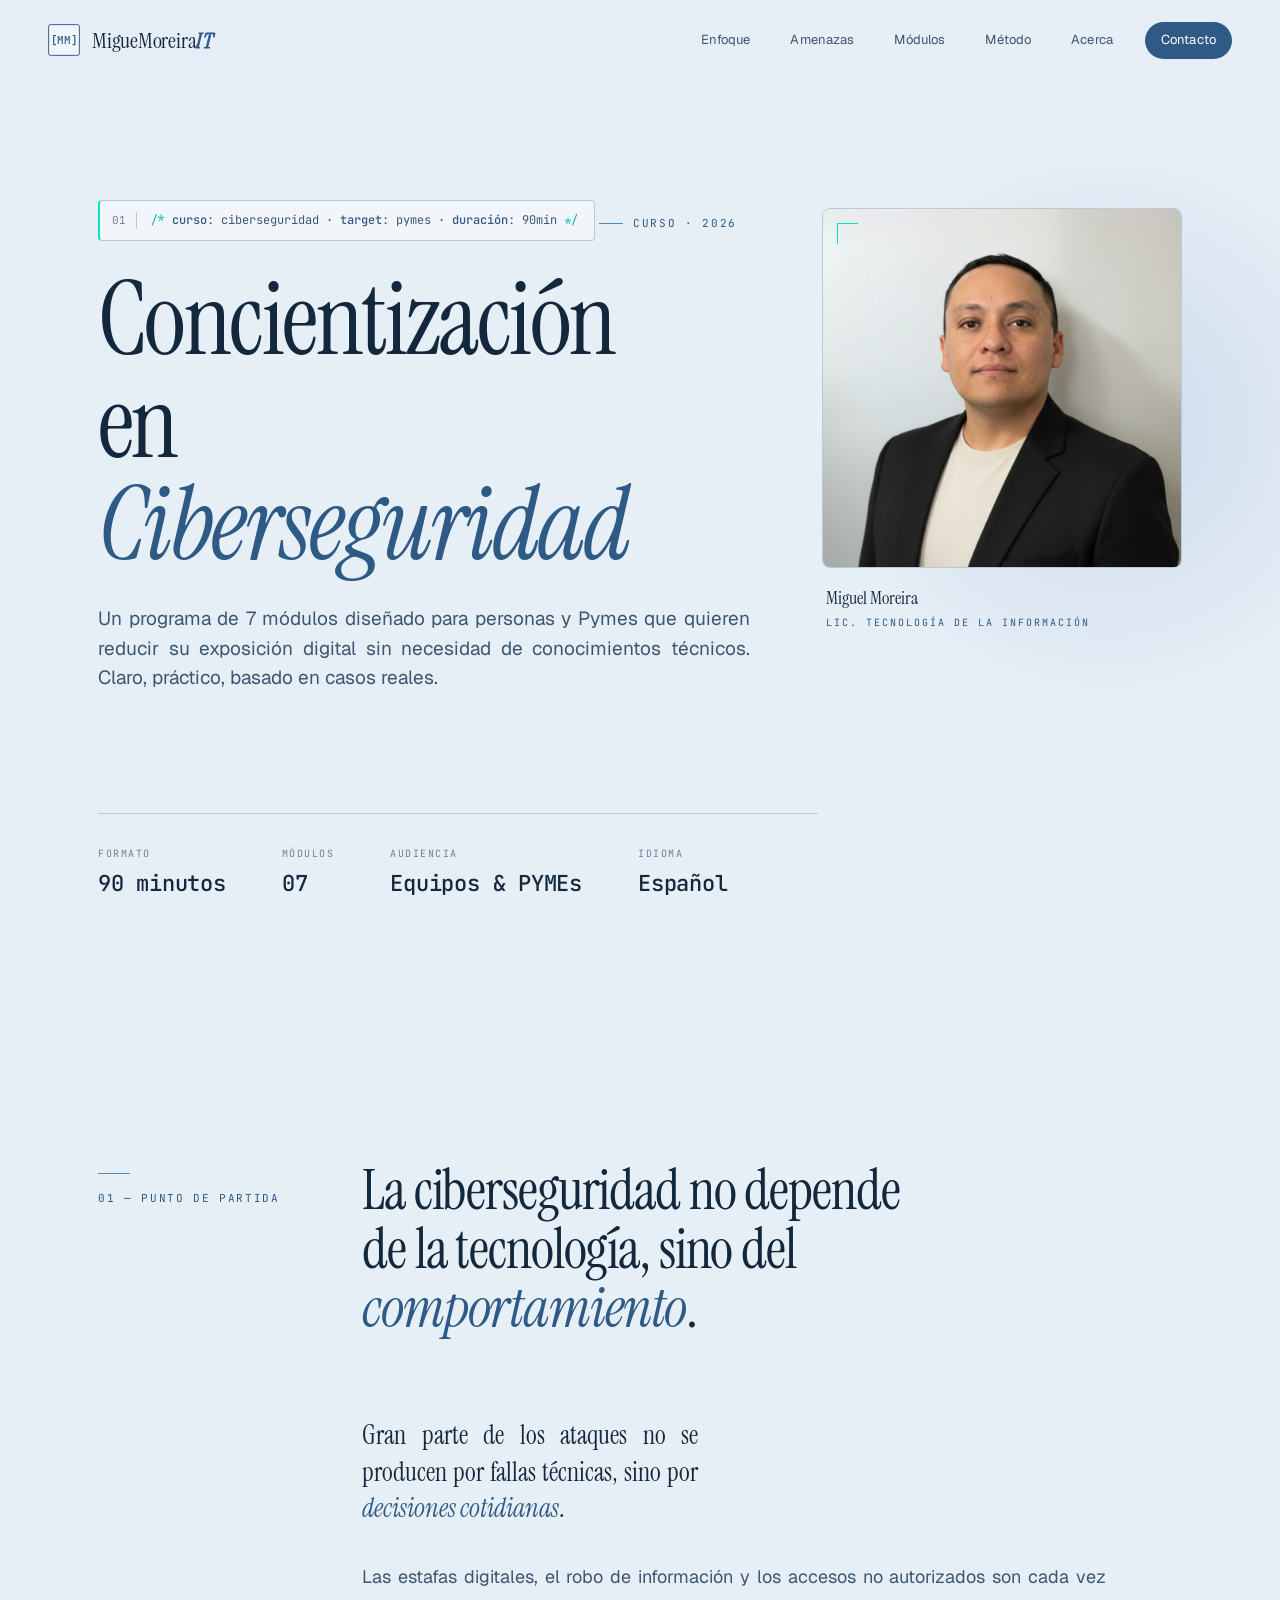
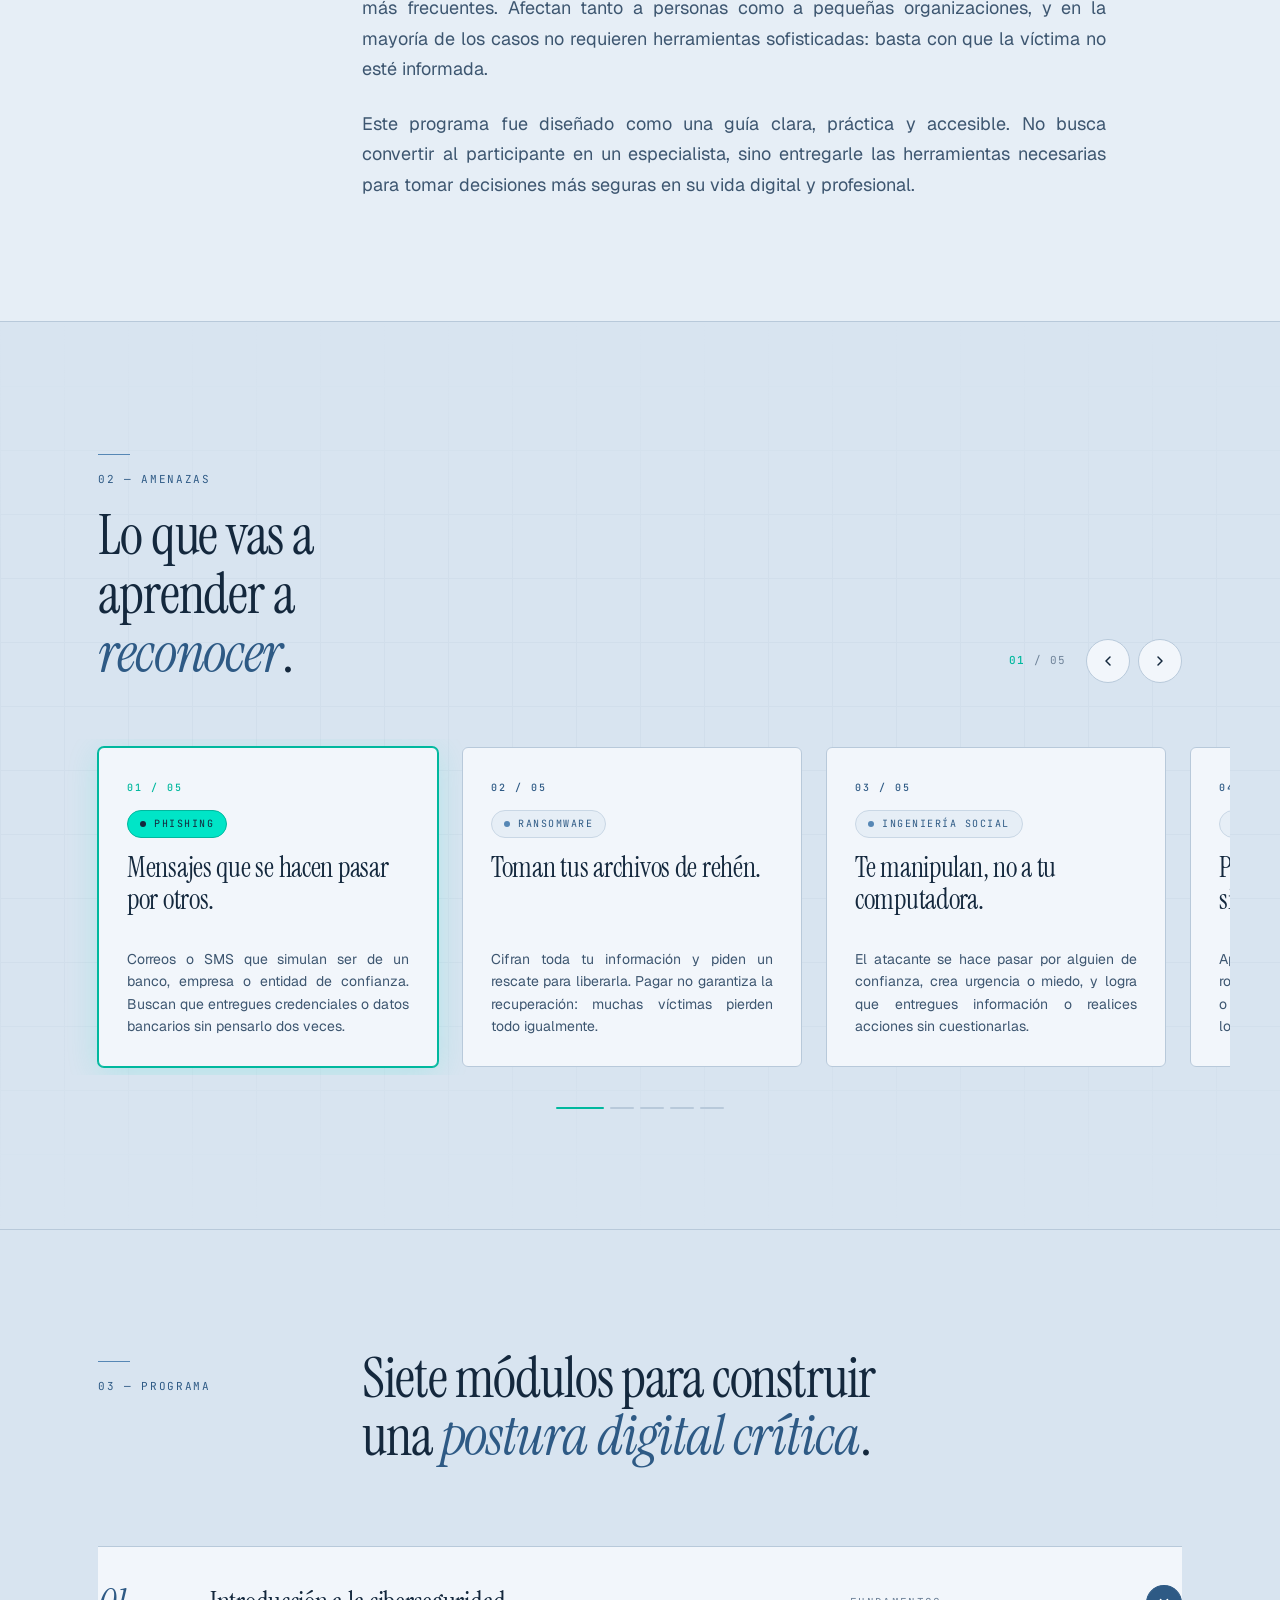
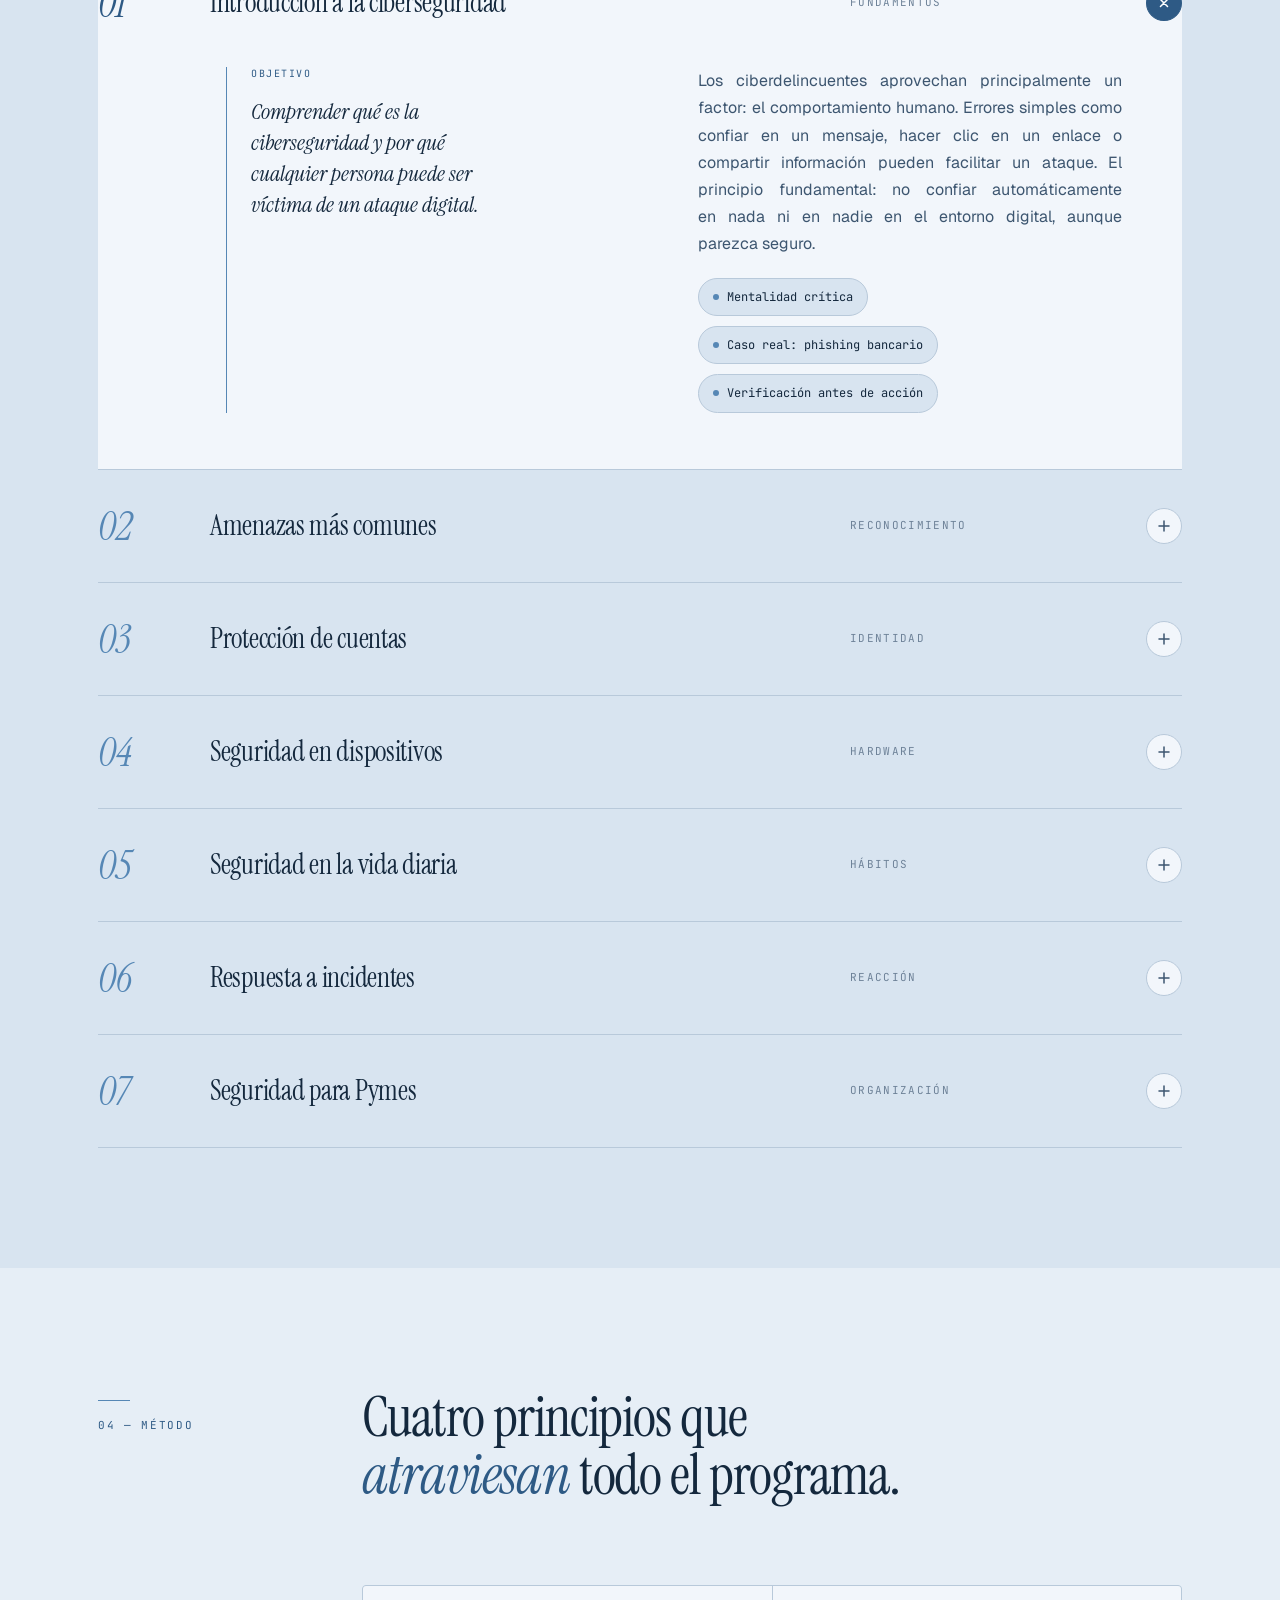
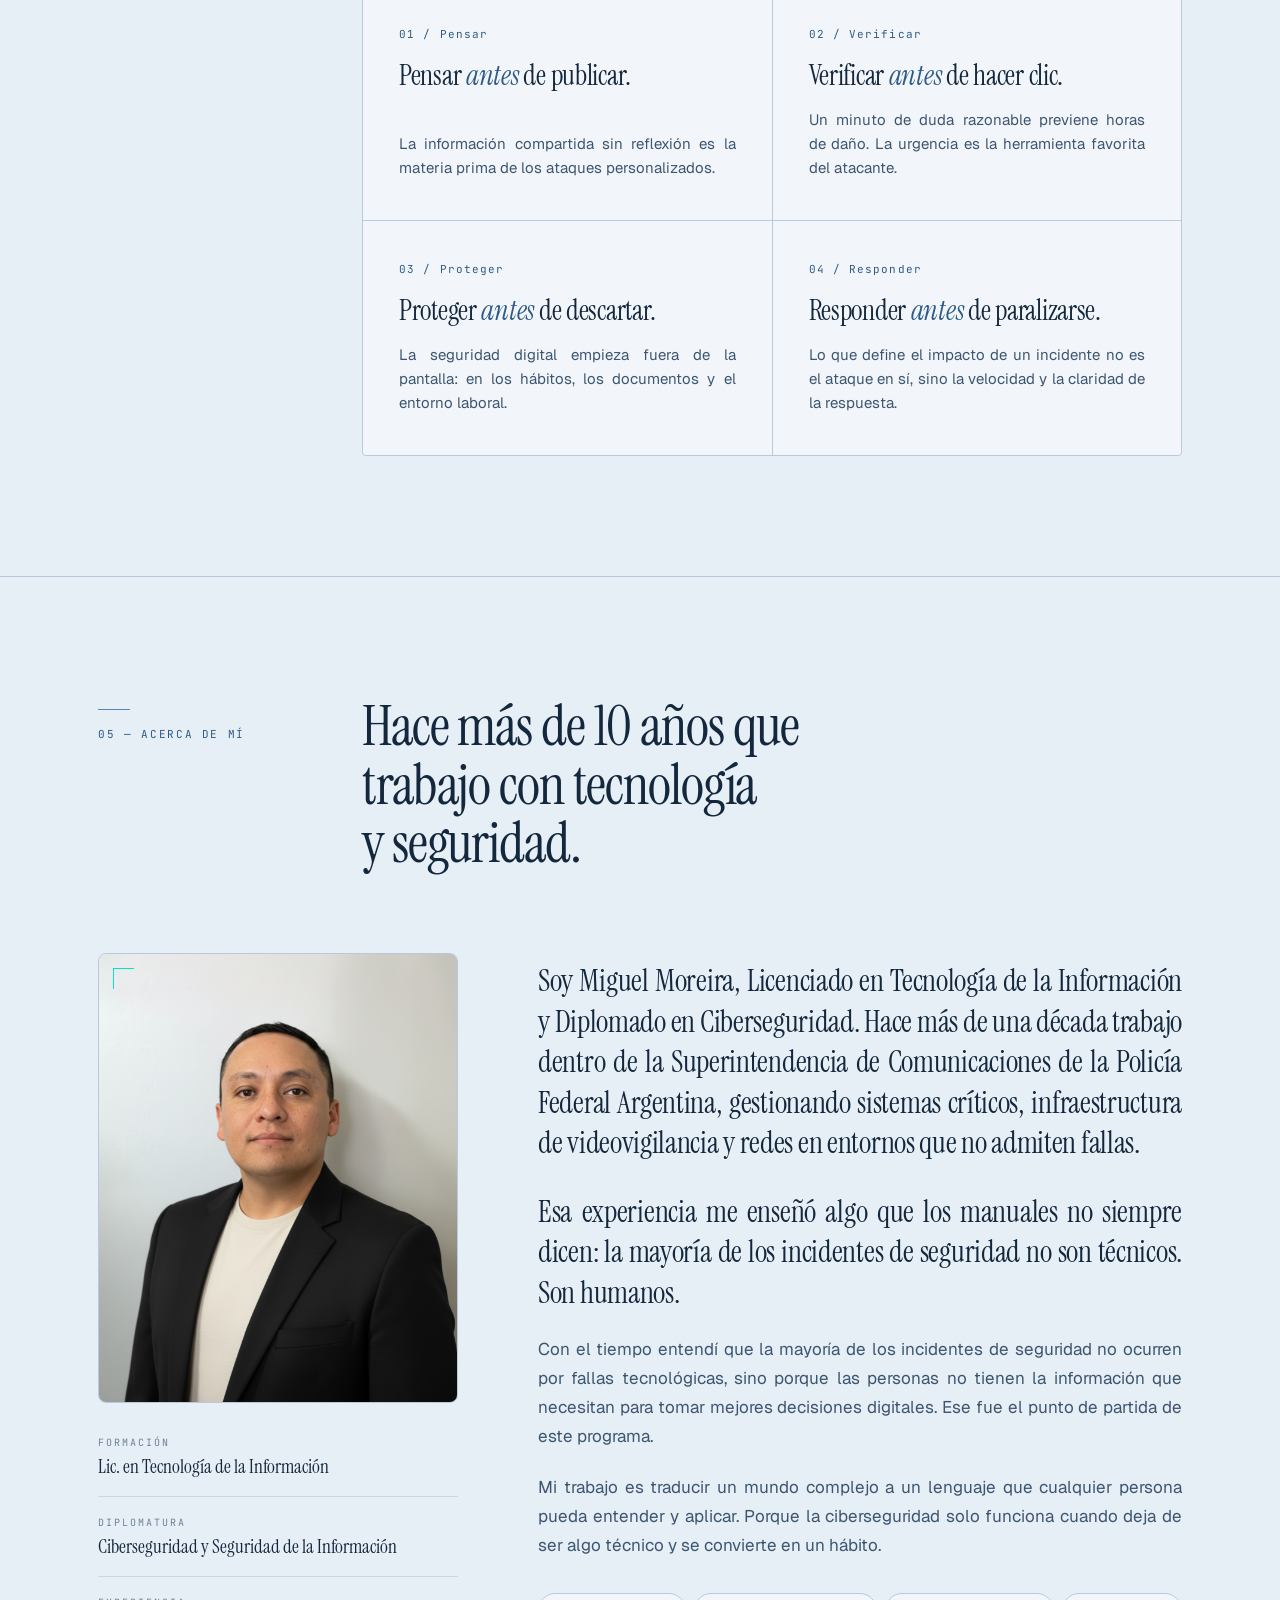
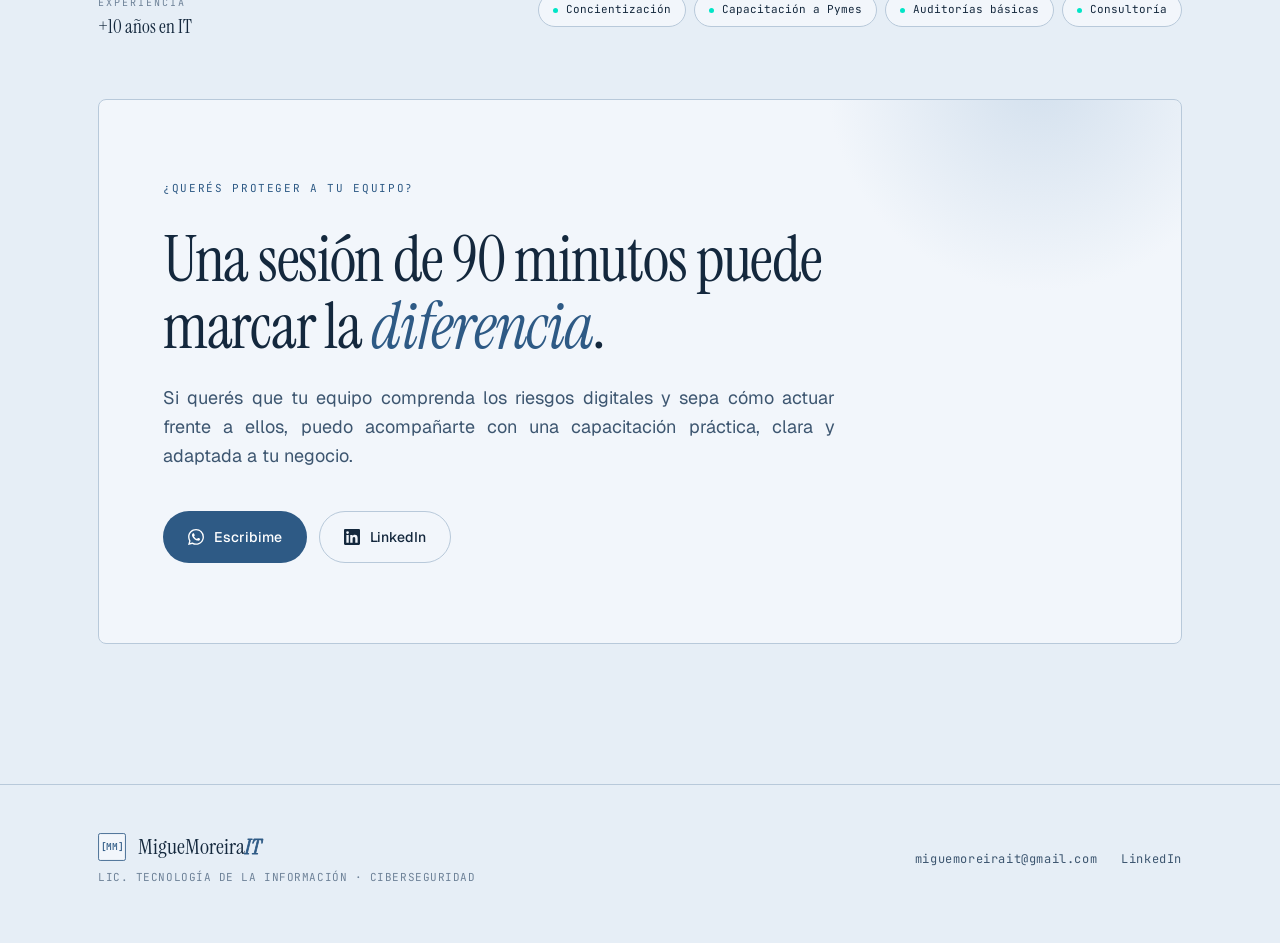
<file: index.html>
<!DOCTYPE html>
<html lang="es">
<head>
<meta charset="UTF-8" />
<meta name="viewport" content="width=device-width, initial-scale=1.0" />
<title>MigueMoreiraIT — Concientización en Ciberseguridad</title>
<link rel="preconnect" href="https://fonts.googleapis.com" />
<link rel="preconnect" href="https://fonts.gstatic.com" crossorigin />
<link href="https://fonts.googleapis.com/css2?family=Instrument+Serif:ital@0;1&family=Geist:wght@300;400;500;600&family=JetBrains+Mono:wght@400;500&display=swap" rel="stylesheet" />

<link rel="icon" type="image/svg+xml" href="logos/monogram.svg" />
<link rel="stylesheet" href="styles.css" />
</head>
<body>
<a id="top"></a>

<!-- SVG filters used by photo-frame.duotone -->
<svg width="0" height="0" style="position:absolute" aria-hidden="true" focusable="false">
  <defs>
    <filter id="duotone-blue" color-interpolation-filters="sRGB">
      <feColorMatrix type="matrix" values="
        0.33 0.5 0.16 0 0
        0.33 0.5 0.16 0 0
        0.33 0.5 0.16 0 0
        0    0   0    1 0"/>
      <feComponentTransfer>
        <feFuncR tableValues="0.18 0.69"/>
        <feFuncG tableValues="0.35 0.81"/>
        <feFuncB tableValues="0.52 0.92"/>
      </feComponentTransfer>
    </filter>
  </defs>
</svg>

<nav class="nav" id="nav">
  <a href="#top" class="nav-brand">
    <svg class="nav-mark" viewBox="0 0 100 100" xmlns="http://www.w3.org/2000/svg" aria-hidden="true">
      <rect x="2" y="2" width="96" height="96" fill="#F2F6FB" stroke="#2E5A85" stroke-width="3" rx="6"/>
      <text x="50" y="62" text-anchor="middle" font-family="'JetBrains Mono', ui-monospace, monospace" font-size="34" font-weight="500" fill="#2E5A85" letter-spacing="-1">[MM]</text>
    </svg>
    <span>MigueMoreira<strong class="brand-it">IT</strong></span>
  </a>
  <div class="nav-links">
    <a href="#enfoque">Enfoque</a>
    <a href="#amenazas">Amenazas</a>
    <a href="#modulos">Módulos</a>
    <a href="#metodo">Método</a>
    <a href="#acerca">Acerca</a>
    <a href="#contacto" class="cta-link">Contacto</a>
    <button class="nav-toggle" id="nav-toggle" aria-label="Abrir menú" aria-expanded="false">
      <span class="nav-toggle-icon"><span></span><span></span><span></span></span>
    </button>
  </div>
</nav>

<div class="mobile-menu" id="mobile-menu">
  <a href="#enfoque" data-mobile-link><span>Enfoque</span><span class="num">01</span></a>
  <a href="#amenazas" data-mobile-link><span>Amenazas</span><span class="num">02</span></a>
  <a href="#modulos" data-mobile-link><span>Módulos</span><span class="num">03</span></a>
  <a href="#metodo" data-mobile-link><span>Método</span><span class="num">04</span></a>
  <a href="#acerca" data-mobile-link><span>Acerca</span><span class="num">05</span></a>
  <a href="#contacto" data-mobile-link><span>Contacto</span><span class="num">06</span></a>
  <div class="mobile-menu-footer">
    <a href="mailto:miguemoreirait@gmail.com">miguemoreirait@gmail.com</a>
  </div>
</div>

<main>

  <!-- HERO -->
  <section class="hero">
    <div class="wrap hero-inner">
      <div class="hero-grid">
        <div class="hero-text">
          <div class="hero-snippet">
            <span class="ln">01</span>
            <span><span class="sym">/*</span> <span class="key">curso</span>: ciberseguridad · <span class="key">target</span>: pymes · <span class="key">duración</span>: 90min <span class="sym">*/</span></span>
          </div>
          <div class="hero-eyebrow">Curso · 2026</div>
          <h1>Concientización en <em>Ciberseguridad</em></h1>
          <p class="hero-sub">
            Un programa de 7 módulos diseñado para personas y Pymes que quieren reducir su exposición digital sin necesidad de conocimientos técnicos. Claro, práctico, basado en casos reales.
          </p>
        </div>

        <div class="hero-photo">
          <div class="photo-frame natural">
            <img src="logos/photo-hero.jpg" alt="Miguel Moreira" />
          </div>
          <div class="photo-caption">
            <span class="photo-caption-name">Miguel Moreira</span>
            <span class="photo-caption-role">Lic. Tecnología de la Información</span>
          </div>
        </div>
      </div>

      <div class="hero-meta">
        <div class="hero-meta-item">
          <span class="hero-meta-label">Formato</span>
          <span class="hero-meta-value">90 minutos</span>
        </div>
        <div class="hero-meta-item">
          <span class="hero-meta-label">Módulos</span>
          <span class="hero-meta-value">07</span>
        </div>
        <div class="hero-meta-item">
          <span class="hero-meta-label">Audiencia</span>
          <span class="hero-meta-value">Equipos & PYMEs</span>
        </div>
        <div class="hero-meta-item">
          <span class="hero-meta-label">Idioma</span>
          <span class="hero-meta-value">Español</span>
        </div>
      </div>
    </div>
  </section>

  <!-- INTRO / ENFOQUE -->
  <section id="enfoque">
    <div class="wrap">
      <div class="section-head">
        <div class="section-head-tag">01 — Punto de partida</div>
        <h2>La ciberseguridad no depende de la tecnología, sino del <em>comportamiento</em>.</h2>
      </div>
      <div class="intro-body">
        <div></div>
        <div>
          <p class="lead">
            Gran parte de los ataques no se producen por fallas técnicas, sino por <em>decisiones cotidianas</em>.
          </p>
          <p>
            Las estafas digitales, el robo de información y los accesos no autorizados son cada vez más frecuentes. Afectan tanto a personas como a pequeñas organizaciones, y en la mayoría de los casos no requieren herramientas sofisticadas: basta con que la víctima no esté informada.
          </p>
          <p>
            Este programa fue diseñado como una guía clara, práctica y accesible. No busca convertir al participante en un especialista, sino entregarle las herramientas necesarias para tomar decisiones más seguras en su vida digital y profesional.
          </p>
        </div>
      </div>
    </div>
  </section>

  <!-- AMENAZAS · carousel -->
  <section class="amenazas-section" id="amenazas">
    <div class="wrap">
      <div class="amenazas-head">
        <div class="left">
          <div class="section-head-tag">02 — Amenazas</div>
          <h2>Lo que vas a aprender a <em>reconocer</em>.</h2>
        </div>
        <div class="carousel-controls">
          <span class="carousel-counter"><strong id="carousel-current">01</strong> / <span id="carousel-total">05</span></span>
          <button class="carousel-arrow" id="carousel-prev" aria-label="Anterior">
            <svg viewBox="0 0 14 14"><path d="M9 11L5 7l4-4" stroke-linecap="round" stroke-linejoin="round"/></svg>
          </button>
          <button class="carousel-arrow" id="carousel-next" aria-label="Siguiente">
            <svg viewBox="0 0 14 14"><path d="M5 3l4 4-4 4" stroke-linecap="round" stroke-linejoin="round"/></svg>
          </button>
        </div>
      </div>
      <div class="carousel-track-wrap">
        <div class="carousel-track" id="carousel-track"></div>
      </div>
      <div class="carousel-dots" id="carousel-dots"></div>
    </div>
  </section>

  <!-- MODULES -->
  <section class="modules-section" id="modulos">
    <div class="wrap">
      <div class="section-head">
        <div class="section-head-tag">03 — Programa</div>
        <h2>Siete módulos para construir una <em>postura digital crítica</em>.</h2>
      </div>
      <div class="modules-grid" id="modules-grid"></div>
    </div>
  </section>

  <!-- APPROACH / METODO -->
  <section id="metodo">
    <div class="wrap">
      <div class="section-head">
        <div class="section-head-tag">04 — Método</div>
        <h2>Cuatro principios que <em>atraviesan</em> todo el programa.</h2>
      </div>
      <div class="approach-grid">
        <div></div>
        <div class="approach-cards">
          <div class="approach-card">
            <span class="approach-card-num">01 / Pensar</span>
            <h3>Pensar <em>antes</em> de publicar.</h3>
            <p>La información compartida sin reflexión es la materia prima de los ataques personalizados.</p>
          </div>
          <div class="approach-card">
            <span class="approach-card-num">02 / Verificar</span>
            <h3>Verificar <em>antes</em> de hacer clic.</h3>
            <p>Un minuto de duda razonable previene horas de daño. La urgencia es la herramienta favorita del atacante.</p>
          </div>
          <div class="approach-card">
            <span class="approach-card-num">03 / Proteger</span>
            <h3>Proteger <em>antes</em> de descartar.</h3>
            <p>La seguridad digital empieza fuera de la pantalla: en los hábitos, los documentos y el entorno laboral.</p>
          </div>
          <div class="approach-card">
            <span class="approach-card-num">04 / Responder</span>
            <h3>Responder <em>antes</em> de paralizarse.</h3>
            <p>Lo que define el impacto de un incidente no es el ataque en sí, sino la velocidad y la claridad de la respuesta.</p>
          </div>
        </div>
      </div>
    </div>
  </section>

  <!-- ACERCA DE MI -->
  <section id="acerca" class="about-section">
    <div class="wrap">
      <div class="section-head">
        <div class="section-head-tag">05 — Acerca de mí</div>
        <h2>Hace más de 10 años que trabajo con tecnología y seguridad.</h2>
      </div>

      <div class="about-grid">
        <div class="about-photo">
          <div class="photo-frame natural">
            <img src="logos/photo-about.jpg" alt="Miguel Moreira" />
          </div>
          <div class="about-credentials">
            <div class="about-cred-item">
              <span class="about-cred-label">Formación</span>
              <span class="about-cred-value" style="font-size: 19px">Lic. en Tecnología de la Información
</span>
            </div>
            <div class="about-cred-item">
              <span class="about-cred-label">Diplomatura</span>
              <span class="about-cred-value">Ciberseguridad y Seguridad de la Información</span>
            </div>
            <div class="about-cred-item">
              <span class="about-cred-label">Experiencia</span>
              <span class="about-cred-value">+10 años en IT</span>
            </div>
          </div>
        </div>

        <div class="about-body">
          <p class="about-lead">Soy Miguel Moreira, Licenciado en Tecnología de la Información y Diplomado en Ciberseguridad. Hace más de una década trabajo dentro de la Superintendencia de Comunicaciones de la Policía Federal Argentina, gestionando sistemas críticos, infraestructura de videovigilancia y redes en entornos que no admiten fallas.</p>
          <p class="about-lead">Esa experiencia me enseñó algo que los manuales no siempre dicen: la mayoría de los incidentes de seguridad no son técnicos. Son humanos.</p>
          <p>Con el tiempo entendí que la mayoría de los incidentes de seguridad no ocurren por fallas tecnológicas, sino porque las personas no tienen la información que necesitan para tomar mejores decisiones digitales. Ese fue el punto de partida de este programa.</p>
          <p>Mi trabajo es traducir un mundo complejo a un lenguaje que cualquier persona pueda entender y aplicar. Porque la ciberseguridad solo funciona cuando deja de ser algo técnico y se convierte en un hábito.</p>
          <div class="about-tags">
            <span class="about-tag">Concientización</span>
            <span class="about-tag">Capacitación a Pymes</span>
            <span class="about-tag">Auditorías básicas</span>
            <span class="about-tag">Consultoría</span>
          </div>
        </div>
      </div>
    </div>
  </section>

  <!-- CTA -->
  <section class="cta" id="contacto">
    <div class="wrap">
      <div class="cta-inner">
        <div class="cta-content">
          <div class="cta-eyebrow">¿Querés proteger a tu equipo?</div>
          <h2>Una sesión de 90 minutos puede marcar la <em>diferencia</em>.</h2>
          <p class="cta-body">
            Si querés que tu equipo comprenda los riesgos digitales y sepa cómo actuar frente a ellos, puedo acompañarte con una capacitación práctica, clara y adaptada a tu negocio.
          </p>
          <div class="cta-actions">
            <a href="https://wa.me/5491130578169" target="_blank" rel="noopener" class="btn btn-primary">
              <svg viewBox="0 0 24 24" fill="currentColor" stroke="none" aria-hidden="true"><path d="M17.472 14.382c-.297-.149-1.758-.867-2.03-.967-.273-.099-.471-.148-.67.15-.197.297-.767.966-.94 1.164-.173.199-.347.223-.644.075-.297-.15-1.255-.463-2.39-1.475-.883-.788-1.48-1.761-1.653-2.059-.173-.297-.018-.458.13-.606.134-.133.298-.347.446-.52.149-.174.198-.298.298-.497.099-.198.05-.371-.025-.52-.075-.149-.669-1.612-.916-2.207-.242-.579-.487-.5-.669-.51-.173-.008-.371-.01-.57-.01-.198 0-.52.074-.792.372-.272.297-1.04 1.016-1.04 2.479 0 1.462 1.065 2.875 1.213 3.074.149.198 2.096 3.2 5.077 4.487.709.306 1.262.489 1.694.625.712.227 1.36.195 1.871.118.571-.085 1.758-.719 2.006-1.413.248-.694.248-1.289.173-1.413-.074-.124-.272-.198-.57-.347m-5.421 7.403h-.004a9.87 9.87 0 01-5.031-1.378l-.361-.214-3.741.982.998-3.648-.235-.374a9.86 9.86 0 01-1.51-5.26c.001-5.45 4.436-9.884 9.888-9.884 2.64 0 5.122 1.03 6.988 2.898a9.825 9.825 0 012.893 6.994c-.003 5.45-4.437 9.884-9.885 9.884m8.413-18.297A11.815 11.815 0 0012.05 0C5.495 0 .16 5.335.157 11.892c0 2.096.547 4.142 1.588 5.945L.057 24l6.305-1.654a11.882 11.882 0 005.683 1.448h.005c6.554 0 11.89-5.335 11.893-11.893a11.821 11.821 0 00-3.48-8.413z"/></svg>
              Escribime
            </a>
            <a href="https://linkedin.com/in/miguemoreira" target="_blank" rel="noopener" class="btn btn-secondary">
              <svg viewBox="0 0 24 24" fill="currentColor" stroke="none" aria-hidden="true"><path d="M20.447 20.452h-3.554v-5.569c0-1.328-.027-3.037-1.852-3.037-1.853 0-2.136 1.445-2.136 2.939v5.667H9.351V9h3.414v1.561h.046c.477-.9 1.637-1.85 3.37-1.85 3.601 0 4.267 2.37 4.267 5.455v6.286zM5.337 7.433a2.062 2.062 0 01-2.063-2.065 2.063 2.063 0 112.063 2.065zm1.782 13.019H3.555V9h3.564v11.452zM22.225 0H1.771C.792 0 0 .774 0 1.729v20.542C0 23.227.792 24 1.771 24h20.451C23.2 24 24 23.227 24 22.271V1.729C24 .774 23.2 0 22.222 0h.003z"/></svg>
              LinkedIn
            </a>
          </div>
        </div>
      </div>
    </div>
  </section>

  <footer>
    <div class="wrap">
      <div class="footer-row">
        <div class="footer-left">
          <div class="footer-wordmark">
            <svg class="footer-mark" viewBox="0 0 100 100" xmlns="http://www.w3.org/2000/svg" aria-hidden="true">
              <rect x="2" y="2" width="96" height="96" fill="#F2F6FB" stroke="#2E5A85" stroke-width="3" rx="6"/>
              <text x="50" y="62" text-anchor="middle" font-family="'JetBrains Mono', ui-monospace, monospace" font-size="34" font-weight="500" fill="#2E5A85" letter-spacing="-1">[MM]</text>
            </svg>
            <span>MigueMoreira<strong class="brand-it">IT</strong></span>
          </div>
          <div class="footer-credentials">Lic. Tecnología de la Información · Ciberseguridad</div>
        </div>
        <div class="footer-right">
          <a href="mailto:miguemoreirait@gmail.com">miguemoreirait@gmail.com</a>
          <a href="https://linkedin.com/in/miguemoreira" target="_blank" rel="noopener">LinkedIn</a>
        </div>
      </div>
    </div>
  </footer>
</main>

<script type="application/json" id="threats-data">
[
  {
    "num": "01",
    "tag": "Phishing",
    "title": "Mensajes que se hacen pasar por otros.",
    "desc": "Correos o SMS que simulan ser de un banco, empresa o entidad de confianza. Buscan que entregues credenciales o datos bancarios sin pensarlo dos veces."
  },
  {
    "num": "02",
    "tag": "Ransomware",
    "title": "Toman tus archivos de rehén.",
    "desc": "Cifran toda tu información y piden un rescate para liberarla. Pagar no garantiza la recuperación: muchas víctimas pierden todo igualmente."
  },
  {
    "num": "03",
    "tag": "Ingeniería social",
    "title": "Te manipulan, no a tu computadora.",
    "desc": "El atacante se hace pasar por alguien de confianza, crea urgencia o miedo, y logra que entregues información o realices acciones sin cuestionarlas."
  },
  {
    "num": "04",
    "tag": "Malware",
    "title": "Programas que espían sin avisar.",
    "desc": "Aplicaciones aparentemente inocentes que roban contraseñas, registran lo que tipeás o toman control del dispositivo sin que lo notes."
  },
  {
    "num": "05",
    "tag": "Estafas digitales",
    "title": "El cuento del tío, en versión digital.",
    "desc": "Perfiles falsos en WhatsApp o redes sociales que se hacen pasar por familiares o empresas conocidas. Usan urgencia emocional para pedir dinero o datos."
  }
]
</script>

<script type="application/json" id="modules-data">
[
  {
    "num": "01",
    "title": "Introducción a la ciberseguridad",
    "tag": "Fundamentos",
    "objetivo": "Comprender qué es la ciberseguridad y por qué cualquier persona puede ser víctima de un ataque digital.",
    "body": "Los ciberdelincuentes aprovechan principalmente un factor: el comportamiento humano. Errores simples como confiar en un mensaje, hacer clic en un enlace o compartir información pueden facilitar un ataque. El principio fundamental: no confiar automáticamente en nada ni en nadie en el entorno digital, aunque parezca seguro.",
    "topics": ["Mentalidad crítica", "Caso real: phishing bancario", "Verificación antes de acción"]
  },
  {
    "num": "02",
    "title": "Amenazas más comunes",
    "tag": "Reconocimiento",
    "objetivo": "Identificar las amenazas digitales más frecuentes para reconocerlas a tiempo y evitar caer en ellas.",
    "body": "Las amenazas digitales más comunes no requieren tecnología sofisticada: requieren que la víctima no esté informada. El denominador común es siempre el mismo: aprovechar la confianza, la urgencia o el desconocimiento del usuario.",
    "topics": ["Phishing", "Ransomware", "Ingeniería social", "Malware", "Estafas por WhatsApp"]
  },
  {
    "num": "03",
    "title": "Protección de cuentas",
    "tag": "Identidad",
    "objetivo": "Aprender a proteger las cuentas digitales personales y laborales para evitar accesos no autorizados.",
    "body": "Una contraseña débil o reutilizada es como dejar la llave de tu casa debajo del felpudo. El correo electrónico es la llave maestra: si un atacante accede a él, puede resetear las contraseñas de todos los otros servicios. La protección no requiere conocimientos técnicos, requiere hábitos simples aplicados de forma consistente.",
    "topics": ["Contraseñas seguras", "Doble factor (2FA)", "Gestores de contraseñas", "Have I Been Pwned"]
  },
  {
    "num": "04",
    "title": "Seguridad en dispositivos",
    "tag": "Hardware",
    "objetivo": "Proteger los dispositivos que usamos a diario para evitar que sean vulnerados, robados o comprometidos sin que nos demos cuenta.",
    "body": "Un dispositivo desprotegido es una puerta abierta. El dispositivo más seguro no es el más caro ni el más moderno: es el que está correctamente configurado y mantenido. Pequeños hábitos como actualizar, bloquear y verificar marcan una diferencia enorme frente a las amenazas más comunes.",
    "topics": ["Actualizaciones", "Bloqueo de pantalla", "Wi-Fi públicas & VPN", "Apps oficiales", "Permisos"]
  },
  {
    "num": "05",
    "title": "Seguridad en la vida diaria",
    "tag": "Hábitos",
    "objetivo": "Incorporar hábitos de seguridad digital en las actividades cotidianas para reducir los riesgos sin necesidad de conocimientos técnicos.",
    "body": "La ciberseguridad no ocurre solo en las empresas o en entornos técnicos. Ocurre en cada decisión que tomamos cuando usamos el celular, navegamos por internet o compartimos información. La mayoría de los ataques exitosos no explotan fallas tecnológicas, explotan comportamientos cotidianos.",
    "topics": ["Sobreexposición en redes", "Compras online seguras", "Documentos físicos", "Entorno laboral"]
  },
  {
    "num": "06",
    "title": "Respuesta a incidentes",
    "tag": "Reacción",
    "objetivo": "Saber qué hacer ante una situación de ataque o brecha de seguridad para minimizar el daño y recuperarse de forma ordenada.",
    "body": "Ningún sistema de protección es infalible. La diferencia entre un incidente menor y una crisis grave muchas veces no está en el ataque en sí, sino en la velocidad y la claridad con la que se responde. Cada minuto de inacción le da más tiempo al atacante.",
    "topics": ["Contención inmediata", "Copias de seguridad", "No pagar rescates", "Denuncia UFECI"]
  },
  {
    "num": "07",
    "title": "Seguridad para Pymes",
    "tag": "Organización",
    "objetivo": "Identificar los riesgos específicos que enfrentan las Pymes y conocer las medidas básicas para proteger información, sistemas y reputación.",
    "body": "Las Pymes son uno de los blancos más frecuentes. No porque tengan más información, sino porque tienen menos protección. El eslabón más débil no es la tecnología, sino las personas. La capacitación del equipo no es un lujo: es la inversión de mayor impacto al menor costo.",
    "topics": ["Capacitación del equipo", "Política de accesos", "Backups regulares", "Canales seguros"]
  }
]
</script>

<script src="script.js"></script>

</body>
</html>
</file>
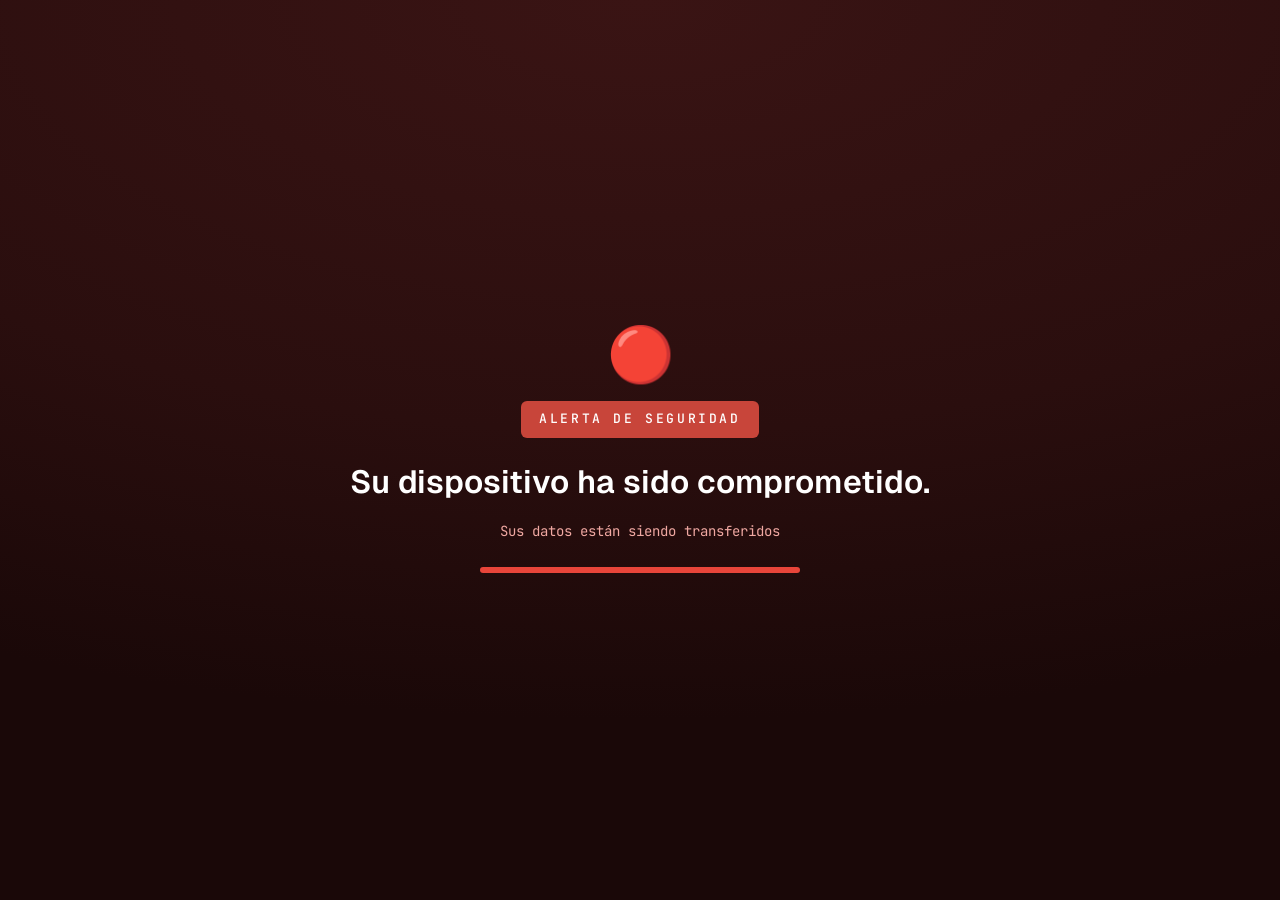
<file: alerta/index.html>
<!DOCTYPE html>
<html lang="es-AR">
<head>
<meta charset="UTF-8">
<meta name="viewport" content="width=device-width, initial-scale=1.0">
<title>Alerta de Seguridad · MigueMoreiraIT</title>
<link rel="preconnect" href="https://fonts.googleapis.com">
<link rel="preconnect" href="https://fonts.gstatic.com" crossorigin>
<link href="https://fonts.googleapis.com/css2?family=Instrument+Serif:ital@0;1&family=Geist:wght@400;500;600&family=JetBrains+Mono:wght@400;500&display=swap" rel="stylesheet">
<style>
  :root{
    --navy:#13203A; --navy-2:#1A2A4A; --accent:#2E75B6;
    --red:#C8453A; --red-bright:#E8453A; --teal:#00E5C7; --green:#2BB673;
    --ink:#E6EEF6; --muted:#94B4D2; --line:rgba(148,180,210,.18);
  }
  *{margin:0;padding:0;box-sizing:border-box}
  html,body{min-height:100%}
  body{
    background:var(--navy); color:var(--ink);
    font-family:'Geist',system-ui,sans-serif; line-height:1.6;
    -webkit-font-smoothing:antialiased;
    display:flex; align-items:center; justify-content:center;
    min-height:100vh; padding:24px;
    background-image:radial-gradient(120% 80% at 0% 0%, #1A2A4A 0%, #13203A 55%, #0E1830 100%);
    transition:background 1.2s ease;
  }
  body.phase-alert{
    background-image:radial-gradient(120% 80% at 50% 0%, #3A1414 0%, #2A0E0E 60%, #1A0808 100%);
  }
  .stage{width:100%;max-width:620px}

  /* FASE 1 */
  .alert{text-align:center;padding:20px 8px;animation:flashIn .4s ease}
  .alert .siren{font-size:54px;line-height:1;margin-bottom:20px;animation:pulse 1s ease-in-out infinite}
  .alert .tag{
    display:inline-block;font-family:'JetBrains Mono',monospace;
    font-size:13px;letter-spacing:.2em;text-transform:uppercase;
    color:#fff;background:var(--red);padding:8px 18px;border-radius:6px;
    margin-bottom:24px;font-weight:500;
  }
  .alert h1{
    font-family:'Geist',sans-serif;font-weight:600;
    font-size:clamp(24px,5vw,32px);line-height:1.25;color:#fff;margin-bottom:18px;
  }
  .alert .sub{font-family:'JetBrains Mono',monospace;font-size:14px;color:#F0A8A2;margin-bottom:8px}
  .alert .bar{height:6px;width:100%;max-width:320px;margin:24px auto 0;
    background:rgba(255,255,255,.12);border-radius:999px;overflow:hidden}
  .alert .bar span{display:block;height:100%;width:0;background:var(--red-bright);
    animation:fill 5s ease-out forwards}
  .alert .dots::after{content:"";animation:dots 1.2s steps(4,end) infinite}

  /* FASE 2 */
  .reveal{display:none;animation:fadeUp .7s ease}
  .reveal.show{display:block}
  .card{width:100%;background:rgba(20,40,61,.55);border:1px solid var(--line);
    border-radius:20px;padding:48px 40px;box-shadow:0 30px 80px rgba(0,0,0,.35)}
  .ok-tag{display:inline-flex;align-items:center;gap:8px;
    font-family:'JetBrains Mono',monospace;font-size:12px;letter-spacing:.16em;
    text-transform:uppercase;color:var(--green);border:1px solid rgba(43,182,115,.4);
    background:rgba(43,182,115,.1);padding:7px 14px;border-radius:999px;margin-bottom:26px}
  h2{font-family:'Instrument Serif',Georgia,serif;font-weight:400;
    font-size:clamp(34px,7vw,52px);line-height:1.06;letter-spacing:-.01em;margin-bottom:22px}
  h2 em{color:var(--accent);font-style:italic}
  .lead{font-size:18px;color:var(--ink);margin-bottom:18px}
  .lead strong{color:#fff;font-weight:600}
  p.body{font-size:16px;color:var(--muted);margin-bottom:18px}
  .divider{height:1px;background:var(--line);margin:30px 0}
  .points{list-style:none;display:grid;gap:14px;margin-bottom:8px}
  .points li{display:flex;gap:14px;align-items:flex-start;font-size:15.5px;color:var(--ink)}
  .points li::before{content:"→";color:var(--teal);font-family:'JetBrains Mono',monospace;flex:0 0 auto;margin-top:1px}
  .footer{margin-top:36px;padding-top:22px;border-top:1px solid var(--line);
    display:flex;align-items:center;justify-content:space-between;flex-wrap:wrap;gap:12px}
  .brand{font-family:'Instrument Serif',serif;font-size:18px;color:var(--ink)}
  .brand i{font-style:italic;color:var(--accent)}
  .mono{font-family:'JetBrains Mono',monospace;font-size:11.5px;letter-spacing:.12em;
    text-transform:uppercase;color:var(--muted)}

  @keyframes pulse{0%,100%{opacity:1;transform:scale(1)}50%{opacity:.65;transform:scale(.94)}}
  @keyframes fill{to{width:100%}}
  @keyframes flashIn{from{opacity:0}to{opacity:1}}
  @keyframes fadeUp{from{opacity:0;transform:translateY(16px)}to{opacity:1;transform:translateY(0)}}
  @keyframes dots{0%{content:""}25%{content:"."}50%{content:".."}75%{content:"..."}100%{content:""}}
  @media(prefers-reduced-motion:reduce){*{animation:none!important}.alert .bar span{width:100%}}
  @media(max-width:520px){.card{padding:36px 24px}}
</style>
</head>
<body class="phase-alert">
  <div class="stage">
    <section class="alert" id="alert">
      <div class="siren">🔴</div>
      <span class="tag">Alerta de seguridad</span>
      <h1>Su dispositivo ha sido comprometido.</h1>
      <p class="sub">Sus datos están siendo transferidos<span class="dots"></span></p>
      <div class="bar"><span></span></div>
    </section>

    <section class="reveal" id="reveal">
      <div class="card">
        <span class="ok-tag">✅ Tranquilo · esto fue una simulación</span>
        <h2>Acabás de experimentar <em>una trampa digital.</em></h2>
        <p class="lead">Si escaneaste el QR sin pensarlo dos veces, ahora sabés <strong>por qué la ciberseguridad empieza con la conciencia.</strong></p>
        <p class="body">Un código QR es solo un enlace disfrazado: no podés ver a dónde lleva hasta que ya lo abriste. Los atacantes lo saben — pegan QR falsos sobre los reales en estacionamientos, cartas de restaurantes, carteles o facturas, y te llevan a páginas que roban tus datos o instalan malware. Esta vez era seguro. La próxima podría no serlo.</p>
        <div class="divider"></div>
        <ul class="points">
          <li>Antes de escanear, fijate quién y dónde puso ese QR. ¿Tiene sentido que esté ahí?</li>
          <li>Cuando se abra el enlace, mirá la dirección antes de tocar nada. Si no coincide con el sitio esperado, salí.</li>
          <li>Desconfiá de QR que piden datos, pagos o descargas urgentes.</li>
          <li>Ante la duda, no escanees: entrá al sitio oficial escribiendo vos la dirección.</li>
        </ul>
        <div class="footer">
          <span class="brand">MigueMoreira<i>IT</i></span>
          <span class="mono">Concientización en Ciberseguridad</span>
        </div>
      </div>
    </section>
  </div>

<script>
  var DELAY = 5200;
  setTimeout(function(){
    document.body.classList.remove('phase-alert');
    document.getElementById('alert').style.display = 'none';
    document.getElementById('reveal').classList.add('show');
  }, DELAY);
</script>
</body>
</html>
</file>
<file: styles.css>
:root {
    /* Deeper blue pastel palette */
    --bg: #E6EEF6;
    --bg-deep: #D8E4F0;
    --surface: #F2F6FB;
    --surface-soft: #BFD2E5;
    --line: #B8C9DA;
    --line-soft: #C9D7E5;
    --primary: #5687B5;
    --primary-deep: #2E5A85;
    --accent: #94B4D2;
    --ink: #14283D;
    --ink-soft: #3D5670;
    --muted: #6E8298;
    /* Tech accent — used in interactive states, snippets, active carousel card */
    --cyan: #00E5C7;
    --cyan-deep: #00B89E;
    --cyan-glow: rgba(0, 229, 199, 0.18);
    --serif: 'Instrument Serif', Georgia, serif;
    --sans: 'Geist', -apple-system, BlinkMacSystemFont, sans-serif;
    --mono: 'JetBrains Mono', ui-monospace, monospace;
  }

  * { box-sizing: border-box; margin: 0; padding: 0; }

  html { scroll-behavior: smooth; }

  body {
    font-family: var(--sans);
    background: var(--bg);
    color: var(--ink);
    line-height: 1.6;
    font-weight: 400;
    -webkit-font-smoothing: antialiased;
    -moz-osx-font-smoothing: grayscale;
    text-wrap: pretty;
  }

  ::selection { background: var(--surface-soft); color: var(--ink); }

  /* ============ NAV ============ */
  .nav {
    position: fixed;
    top: 0;
    left: 0;
    right: 0;
    z-index: 50;
    padding: 22px 48px;
    display: flex;
    justify-content: space-between;
    align-items: center;
    backdrop-filter: blur(20px);
    -webkit-backdrop-filter: blur(20px);
    background: rgba(230, 238, 246, 0.78);
    border-bottom: 1px solid transparent;
    transition: border-color .3s ease, background .3s ease;
  }
  .nav.scrolled { border-bottom-color: var(--line-soft); }
  .nav-brand {
    font-family: var(--serif);
    font-size: 22px;
    letter-spacing: -0.01em;
    color: var(--ink);
    text-decoration: none;
    white-space: nowrap;
    flex-shrink: 0;
    display: inline-flex;
    align-items: center;
    gap: 12px;
  }
  .nav-brand .nav-mark {
    width: 32px;
    height: 32px;
    display: block;
    flex-shrink: 0;
  }
  .nav-brand em { font-style: italic; color: var(--primary-deep); }

  /* Brand 'IT' — bold + primary-deep, used in nav and footer */
  .brand-it {
    font-style: italic;
    font-weight: 400;
    color: var(--primary-deep);
    -webkit-text-stroke: 0.8px var(--primary-deep);
    letter-spacing: 0.01em;
  }
  .nav-links { display: flex; gap: 8px; align-items: center; }
  .nav-links a {
    font-size: 13px;
    color: var(--ink-soft);
    text-decoration: none;
    letter-spacing: 0.01em;
    transition: all .2s ease;
    padding: 8px 16px;
    border-radius: 999px;
  }
  .nav-links a:hover {
    color: var(--primary-deep);
    background: rgba(255, 255, 255, 0.6);
  }
  .nav-links a.cta-link {
    background: var(--primary-deep);
    color: white;
    margin-left: 8px;
  }
  .nav-links a.cta-link:hover {
    background: var(--ink);
    color: white;
  }

  /* Hamburger button */
  .nav-toggle {
    display: none;
    width: 44px;
    height: 44px;
    border-radius: 999px;
    border: 1px solid var(--line);
    background: var(--surface);
    cursor: pointer;
    align-items: center;
    justify-content: center;
    padding: 0;
    transition: all .25s ease;
  }
  .nav-toggle:hover { border-color: var(--primary-deep); }
  .nav-toggle-icon {
    width: 18px;
    height: 12px;
    position: relative;
  }
  .nav-toggle-icon span {
    position: absolute;
    left: 0;
    width: 100%;
    height: 1.5px;
    background: var(--ink);
    border-radius: 2px;
    transition: all .3s ease;
  }
  .nav-toggle-icon span:nth-child(1) { top: 0; }
  .nav-toggle-icon span:nth-child(2) { top: 50%; transform: translateY(-50%); }
  .nav-toggle-icon span:nth-child(3) { bottom: 0; }
  .nav.menu-open .nav-toggle-icon span:nth-child(1) { top: 50%; transform: translateY(-50%) rotate(45deg); }
  .nav.menu-open .nav-toggle-icon span:nth-child(2) { opacity: 0; }
  .nav.menu-open .nav-toggle-icon span:nth-child(3) { bottom: 50%; transform: translateY(50%) rotate(-45deg); }

  /* Mobile menu overlay */
  .mobile-menu {
    position: fixed;
    top: 0;
    left: 0;
    right: 0;
    height: 100vh;
    background: var(--bg);
    z-index: 40;
    padding: 100px 32px 48px;
    display: flex;
    flex-direction: column;
    gap: 4px;
    opacity: 0;
    pointer-events: none;
    transition: opacity .3s ease;
  }
  .mobile-menu.open { opacity: 1; pointer-events: auto; }
  .mobile-menu a {
    font-family: var(--serif);
    font-size: 40px;
    color: var(--ink);
    text-decoration: none;
    padding: 18px 0;
    border-bottom: 1px solid var(--line);
    letter-spacing: -0.01em;
    display: flex;
    align-items: center;
    justify-content: space-between;
    transition: color .2s ease;
  }
  .mobile-menu a:hover { color: var(--primary-deep); }
  .mobile-menu a .num {
    font-family: var(--mono);
    font-size: 11px;
    color: var(--muted);
    letter-spacing: 0.15em;
  }
  .mobile-menu-footer {
    margin-top: auto;
    padding-top: 32px;
    font-family: var(--mono);
    font-size: 11px;
    color: var(--muted);
    text-transform: uppercase;
    letter-spacing: 0.15em;
  }
  .mobile-menu-footer a {
    font-family: var(--mono);
    font-size: 11px;
    color: var(--ink-soft);
    border: none;
    padding: 4px 0;
    text-transform: none;
    word-break: break-word;
    overflow-wrap: anywhere;
  }

  /* ============ LAYOUT ============ */
  .wrap {
    max-width: 1180px;
    margin: 0 auto;
    padding: 0 48px;
  }

  section { padding: 120px 0; position: relative; }

  /* ============ HERO ============ */
  .hero {
    padding-top: 200px;
    padding-bottom: 140px;
    position: relative;
    overflow: hidden;
  }
  .hero::before {
    content: "";
    position: absolute;
    top: 12%;
    right: -10%;
    width: 600px;
    height: 600px;
    background: radial-gradient(circle, var(--surface-soft) 0%, transparent 65%);
    opacity: 0.7;
    pointer-events: none;
    z-index: 0;
  }
  .hero-inner { position: relative; z-index: 1; }

  /* Hero 2-column layout (text + photo) */
  .hero-grid {
    display: grid;
    grid-template-columns: 1fr 360px;
    gap: 72px;
    align-items: start;
    margin-bottom: 64px;
  }
  .hero-text { min-width: 0; }
  .hero-photo {
    display: flex;
    flex-direction: column;
    gap: 16px;
    margin-top: 8px;
  }
  .photo-caption {
    display: flex;
    flex-direction: column;
    gap: 2px;
    padding-left: 4px;
  }
  .photo-caption-name {
    font-family: var(--serif);
    font-size: 18px;
    color: var(--ink);
  }
  .photo-caption-role {
    font-family: var(--mono);
    font-size: 10px;
    text-transform: uppercase;
    letter-spacing: 0.2em;
    color: var(--primary-deep);
  }

  /* Duotone photo frame */
  .photo-frame {
    position: relative;
    width: 100%;
    aspect-ratio: 1;
    border-radius: 8px;
    overflow: hidden;
    background: var(--primary-deep);
    border: 1px solid var(--line);
    isolation: isolate;
  }
  .photo-frame img {
    display: block;
    width: 100%;
    height: 100%;
    object-fit: cover;
  }
  .photo-frame.duotone img {
    filter: url(#duotone-blue);
    mix-blend-mode: normal;
  }
  .photo-frame.duotone::before {
    display: none;
  }
  .photo-frame.duotone::after {
    content: "";
    position: absolute;
    top: 12px;
    left: 12px;
    width: 18px;
    height: 18px;
    border-top: 1.5px solid var(--cyan);
    border-left: 1.5px solid var(--cyan);
    z-index: 2;
    pointer-events: none;
  }
  .photo-frame.natural {
    background: var(--bg-deep);
  }
  .hero-photo .photo-frame.natural {
    aspect-ratio: 1;
  }
  .about-photo .photo-frame.natural {
    aspect-ratio: 4 / 5;
  }
  .photo-frame.natural::after {
    content: "";
    position: absolute;
    top: 14px;
    left: 14px;
    width: 20px;
    height: 20px;
    border-top: 1.5px solid var(--cyan);
    border-left: 1.5px solid var(--cyan);
    z-index: 2;
    pointer-events: none;
  }
  .photo-frame.large { border-radius: 10px; }

  /* Tech snippet — small code-style header above the eyebrow */
  .hero-snippet {
    display: inline-flex;
    align-items: center;
    gap: 14px;
    background: var(--surface);
    border: 1px solid var(--line);
    border-left: 2px solid var(--cyan);
    border-radius: 4px;
    padding: 10px 16px 10px 12px;
    margin-bottom: 28px;
    font-family: var(--mono);
    font-size: 12px;
    color: var(--ink-soft);
    max-width: 100%;
    flex-wrap: wrap;
  }
  .hero-snippet .ln {
    color: var(--muted);
    user-select: none;
    border-right: 1px solid var(--line);
    padding-right: 10px;
    font-size: 11px;
  }
  .hero-snippet .sym { color: var(--cyan-deep); }
  .hero-snippet .key { color: var(--primary-deep); font-weight: 500; }
  .hero-snippet .val { color: var(--ink); }
  .hero-eyebrow {
    display: inline-flex;
    align-items: center;
    gap: 10px;
    font-family: var(--mono);
    font-size: 11px;
    text-transform: uppercase;
    letter-spacing: 0.15em;
    color: var(--primary-deep);
    margin-bottom: 32px;
  }
  .hero-eyebrow::before {
    content: "";
    width: 24px;
    height: 1px;
    background: var(--primary);
  }
  .hero h1 {
    font-family: var(--serif);
    font-weight: 400;
    font-size: clamp(56px, 8vw, 112px);
    line-height: 1.0;
    letter-spacing: -0.025em;
    color: var(--ink);
    margin-bottom: 28px;
    max-width: 12ch;
  }
  .hero h1 em {
    font-style: italic;
    color: var(--primary-deep);
  }
  .hero-sub {
    font-size: 19px;
    color: var(--ink-soft);
    max-width: 56ch;
    line-height: 1.55;
    margin-bottom: 56px;
    font-weight: 400;
    text-align: justify;
    hyphens: auto;
  }
  .hero-meta {
    display: flex;
    gap: 56px;
    flex-wrap: wrap;
    padding-top: 32px;
    border-top: 1px solid var(--line);
    max-width: 720px;
  }
  .hero-meta-item {
    display: flex;
    flex-direction: column;
    gap: 4px;
  }
  .hero-meta-label {
    font-family: var(--mono);
    font-size: 10px;
    text-transform: uppercase;
    letter-spacing: 0.15em;
    color: var(--muted);
  }
  .hero-meta-value {
    font-family: var(--mono);
    font-size: 22px;
    font-variant-numeric: tabular-nums;
    font-weight: 500;
    color: var(--ink);
    letter-spacing: -0.01em;
  }

  /* ============ SECTION HEADER ============ */
  .section-head {
    display: grid;
    grid-template-columns: 200px 1fr;
    gap: 64px;
    margin-bottom: 80px;
    align-items: start;
  }
  .section-head-tag {
    font-family: var(--mono);
    font-size: 11px;
    text-transform: uppercase;
    letter-spacing: 0.15em;
    color: var(--primary-deep);
    padding-top: 12px;
  }
  .section-head-tag::before {
    content: "";
    display: block;
    width: 32px;
    height: 1px;
    background: var(--primary);
    margin-bottom: 16px;
  }
  .section-head h2 {
    font-family: var(--serif);
    font-weight: 400;
    font-size: clamp(36px, 4.5vw, 56px);
    line-height: 1.05;
    letter-spacing: -0.02em;
    color: var(--ink);
    max-width: 22ch;
  }
  .section-head h2 em { font-style: italic; color: var(--primary-deep); }

  /* ============ INTRO ============ */
  .intro-body {
    display: grid;
    grid-template-columns: 200px 1fr;
    gap: 64px;
  }
  .intro-body p {
    font-size: 18px;
    line-height: 1.7;
    color: var(--ink-soft);
    margin-bottom: 24px;
    max-width: 62ch;
    text-align: justify;
    hyphens: auto;
  }
  .intro-body p:last-child { margin-bottom: 0; }
  .intro-body .lead {
    font-family: var(--serif);
    font-size: 26px;
    line-height: 1.4;
    color: var(--ink);
    margin-bottom: 36px;
    max-width: 28ch;
  }
  .intro-body .lead em { font-style: italic; color: var(--primary-deep); }

  /* ============ MODULES ============ */
  .modules-section { background: var(--bg-deep); }
  .modules-section::before {
    content: "";
    position: absolute;
    top: 0; left: 0; right: 0;
    height: 1px;
    background: var(--line);
  }

  .modules-grid {
    display: flex;
    flex-direction: column;
    gap: 0;
    border-top: 1px solid var(--line);
  }
  .module {
    border-bottom: 1px solid var(--line);
    cursor: pointer;
    transition: background .25s ease;
    position: relative;
  }
  .module:hover { background: rgba(255, 255, 255, 0.5); }
  .module.open { background: var(--surface); }

  .module-row {
    display: grid;
    grid-template-columns: 80px 1fr 240px 60px;
    gap: 32px;
    padding: 36px 0;
    align-items: center;
  }
  .module-num {
    font-family: var(--serif);
    font-size: 40px;
    font-style: italic;
    color: var(--primary);
    line-height: 1;
    transition: color .25s ease;
  }
  .module.open .module-num { color: var(--primary-deep); }
  .module-title {
    font-family: var(--serif);
    font-size: 28px;
    color: var(--ink);
    letter-spacing: -0.01em;
    line-height: 1.15;
  }
  .module-tag {
    font-family: var(--mono);
    font-size: 11px;
    text-transform: uppercase;
    letter-spacing: 0.12em;
    color: var(--muted);
  }
  .module-toggle {
    width: 36px;
    height: 36px;
    border-radius: 999px;
    border: 1px solid var(--line);
    background: var(--surface);
    display: flex;
    align-items: center;
    justify-content: center;
    transition: all .3s cubic-bezier(.4,0,.2,1);
    justify-self: end;
  }
  .module.open .module-toggle {
    background: var(--primary-deep);
    border-color: var(--primary-deep);
    transform: rotate(45deg);
  }
  .module-toggle svg {
    width: 14px; height: 14px;
    stroke: var(--ink-soft);
    transition: stroke .25s ease;
  }
  .module.open .module-toggle svg { stroke: white; }

  .module-detail {
    max-height: 0;
    overflow: hidden;
    transition: max-height .5s cubic-bezier(.4,0,.2,1);
  }
  .module.open .module-detail { max-height: 2000px; }

  .module-detail-inner {
    display: grid;
    grid-template-columns: 80px 1fr 1fr;
    gap: 48px;
    padding: 8px 60px 56px 0;
  }
  .module-detail-inner .spacer {}
  .module-objetivo {
    font-family: var(--serif);
    font-size: 22px;
    font-style: italic;
    color: var(--ink);
    line-height: 1.4;
    padding-right: 24px;
    border-left: 1px solid var(--primary);
    padding-left: 24px;
    max-width: 32ch;
  }
  .module-objetivo-label {
    font-family: var(--mono);
    font-size: 10px;
    text-transform: uppercase;
    letter-spacing: 0.15em;
    color: var(--primary-deep);
    margin-bottom: 16px;
    font-style: normal;
    display: block;
  }
  .module-content {
    font-size: 16px;
    color: var(--ink-soft);
    line-height: 1.7;
  }
  .module-content p {
    margin-bottom: 16px;
    text-align: justify;
    hyphens: auto;
  }
  .module-content .topics {
    list-style: none;
    padding: 0;
    margin-top: 20px;
    display: flex;
    flex-direction: column;
    gap: 10px;
  }
  .module-content .topics li {
    font-family: var(--mono);
    font-size: 12px;
    color: var(--ink);
    padding: 8px 14px;
    background: var(--bg-deep);
    border: 1px solid var(--line);
    border-radius: 999px;
    display: inline-flex;
    align-items: center;
    gap: 8px;
    width: fit-content;
  }
  .module-content .topics li::before {
    content: "";
    width: 6px;
    height: 6px;
    border-radius: 50%;
    background: var(--primary);
  }

  /* ============ AMENAZAS (carousel) ============ */
  .amenazas-section {
    background: var(--bg-deep);
    position: relative;
    overflow: hidden;
    border-top: 1px solid var(--line);
  }
  .amenazas-section::after {
    content: "";
    position: absolute;
    inset: 0;
    background-image:
      linear-gradient(to right, var(--line-soft) 1px, transparent 1px),
      linear-gradient(to bottom, var(--line-soft) 1px, transparent 1px);
    background-size: 64px 64px;
    opacity: 0.4;
    mask-image: linear-gradient(180deg, transparent 0%, black 25%, black 75%, transparent 100%);
    -webkit-mask-image: linear-gradient(180deg, transparent 0%, black 25%, black 75%, transparent 100%);
    pointer-events: none;
  }
  .amenazas-section > .wrap { position: relative; z-index: 1; }

  .amenazas-head {
    display: flex;
    justify-content: space-between;
    align-items: end;
    gap: 32px;
    margin-bottom: 56px;
    flex-wrap: wrap;
  }
  .amenazas-head .left {
    display: flex;
    flex-direction: column;
    gap: 18px;
    max-width: 30ch;
  }
  .amenazas-head h2 {
    font-family: var(--serif);
    font-weight: 400;
    font-size: clamp(36px, 4.5vw, 56px);
    line-height: 1.05;
    letter-spacing: -0.02em;
    color: var(--ink);
  }
  .amenazas-head h2 em { font-style: italic; color: var(--primary-deep); }

  .carousel-controls {
    display: flex;
    align-items: center;
    gap: 8px;
  }
  .carousel-counter {
    font-family: var(--mono);
    font-size: 11px;
    color: var(--muted);
    letter-spacing: 0.1em;
    margin-right: 12px;
    font-variant-numeric: tabular-nums;
  }
  .carousel-counter strong {
    color: var(--cyan-deep);
    font-weight: 500;
  }
  .carousel-arrow {
    width: 44px;
    height: 44px;
    border-radius: 999px;
    border: 1px solid var(--line);
    background: var(--surface);
    cursor: pointer;
    display: flex;
    align-items: center;
    justify-content: center;
    transition: all .2s ease;
    padding: 0;
  }
  .carousel-arrow:hover {
    background: var(--cyan);
    border-color: var(--cyan-deep);
  }
  .carousel-arrow:hover svg { stroke: var(--ink); }
  .carousel-arrow svg {
    width: 14px;
    height: 14px;
    stroke: var(--ink);
    fill: none;
    stroke-width: 1.5;
    transition: stroke .2s ease;
  }

  .carousel-track-wrap {
    overflow: hidden;
    margin: 0 -48px;
    padding: 8px 48px;
  }
  .carousel-track {
    display: flex;
    gap: 24px;
    transition: transform .6s cubic-bezier(.4,0,.2,1);
  }
  .threat-card {
    flex: 0 0 340px;
    background: var(--surface);
    border: 1px solid var(--line);
    border-radius: 6px;
    padding: 32px 28px 28px;
    display: flex;
    flex-direction: column;
    gap: 14px;
    min-height: 320px;
    transition: border-color .3s ease, box-shadow .3s ease;
  }
  .threat-card.active {
    border-color: var(--cyan-deep);
    box-shadow: 0 0 0 1px var(--cyan-deep), 0 6px 32px var(--cyan-glow);
  }
  .threat-card .card-num {
    font-family: var(--mono);
    font-size: 10px;
    color: var(--primary-deep);
    letter-spacing: 0.2em;
    font-variant-numeric: tabular-nums;
    font-weight: 500;
  }
  .threat-card.active .card-num { color: var(--cyan-deep); }
  .threat-card .card-tag {
    display: inline-flex;
    align-items: center;
    gap: 8px;
    font-family: var(--mono);
    font-size: 10px;
    text-transform: uppercase;
    letter-spacing: 0.15em;
    color: var(--primary-deep);
    padding: 5px 12px;
    background: var(--bg);
    border: 1px solid var(--line-soft);
    border-radius: 999px;
    width: fit-content;
    transition: all .25s ease;
  }
  .threat-card .card-tag::before {
    content: "";
    width: 6px;
    height: 6px;
    border-radius: 50%;
    background: var(--primary);
  }
  .threat-card.active .card-tag {
    background: var(--cyan);
    color: var(--ink);
    border-color: var(--cyan-deep);
  }
  .threat-card.active .card-tag::before {
    background: var(--ink);
  }
  .threat-card h3 {
    font-family: var(--serif);
    font-size: 28px;
    font-weight: 400;
    line-height: 1.15;
    color: var(--ink);
    letter-spacing: -0.01em;
  }
  .threat-card h3 em { font-style: italic; color: var(--primary-deep); }
  .threat-card p {
    font-size: 14px;
    color: var(--ink-soft);
    line-height: 1.6;
    margin-top: auto;
    text-align: justify;
    hyphens: auto;
  }

  .carousel-dots {
    display: flex;
    gap: 6px;
    margin-top: 32px;
    justify-content: center;
  }
  .carousel-dot {
    width: 24px;
    height: 2px;
    background: var(--line);
    border-radius: 999px;
    transition: all .25s ease;
    cursor: pointer;
    border: none;
    padding: 0;
  }
  .carousel-dot.active {
    background: var(--cyan-deep);
    width: 48px;
  }

  /* ============ APPROACH ============ */
  .approach-grid {
    display: grid;
    grid-template-columns: 200px 1fr;
    gap: 64px;
  }
  .approach-cards {
    display: grid;
    grid-template-columns: 1fr 1fr;
    gap: 1px;
    background: var(--line);
    border: 1px solid var(--line);
    border-radius: 4px;
    overflow: hidden;
  }
  .approach-card {
    background: var(--surface);
    padding: 40px 36px;
    display: flex;
    flex-direction: column;
    gap: 16px;
    min-height: 200px;
  }
  .approach-card-num {
    font-family: var(--mono);
    font-size: 11px;
    color: var(--primary-deep);
    letter-spacing: 0.1em;
  }
  .approach-card h3 {
    font-family: var(--serif);
    font-size: 28px;
    font-weight: 400;
    color: var(--ink);
    letter-spacing: -0.01em;
    line-height: 1.15;
  }
  .approach-card h3 em { font-style: italic; color: var(--primary-deep); }
  .approach-card p {
    font-size: 15px;
    color: var(--ink-soft);
    line-height: 1.6;
    margin-top: auto;
    text-align: justify;
    hyphens: auto;
  }

  /* ============ ABOUT / Acerca de mí ============ */
  .about-section {
    background: var(--bg);
    border-top: 1px solid var(--line);
    position: relative;
    padding-bottom: 0;
  }
  .about-grid {
    display: grid;
    grid-template-columns: 360px 1fr;
    gap: 80px;
    align-items: start;
  }
  .about-photo {
    display: flex;
    flex-direction: column;
    gap: 28px;
    position: sticky;
    top: 120px;
  }
  .about-credentials {
    display: flex;
    flex-direction: column;
    gap: 18px;
    padding-top: 4px;
  }
  .about-cred-item {
    display: flex;
    flex-direction: column;
    gap: 4px;
    padding-bottom: 16px;
    border-bottom: 1px solid var(--line-soft);
  }
  .about-cred-item:last-child {
    border-bottom: none;
    padding-bottom: 0;
  }
  .about-cred-label {
    font-family: var(--mono);
    font-size: 10px;
    text-transform: uppercase;
    letter-spacing: 0.2em;
    color: var(--muted);
  }
  .about-cred-value {
    font-family: var(--serif);
    font-size: 19px;
    color: var(--ink);
    line-height: 1.3;
  }
  .about-body {
    display: flex;
    flex-direction: column;
    gap: 22px;
    padding-top: 8px;
  }
  .about-lead {
    font-family: var(--serif);
    font-size: 30px;
    line-height: 1.35;
    color: var(--ink);
    max-width: none;
    letter-spacing: -0.01em;
    text-align: justify;
    hyphens: auto;
  }
  .about-lead + .about-lead { margin-top: 6px; }
  .about-lead em {
    font-style: italic;
    color: var(--primary-deep);
  }
  .about-body p:not(.about-lead) {
    font-size: 17px;
    line-height: 1.7;
    color: var(--ink-soft);
    max-width: 60ch;
    text-align: justify;
    hyphens: auto;
  }
  .about-tags {
    display: flex;
    flex-wrap: wrap;
    gap: 8px;
    margin-top: 12px;
  }
  .about-tag {
    font-family: var(--mono);
    font-size: 11px;
    color: var(--ink);
    padding: 7px 14px;
    background: var(--surface);
    border: 1px solid var(--line);
    border-radius: 999px;
    display: inline-flex;
    align-items: center;
    gap: 8px;
  }
  .about-tag::before {
    content: "";
    width: 5px;
    height: 5px;
    border-radius: 50%;
    background: var(--cyan);
  }

  /* ============ CTA ============ */
  .cta {
    padding: 60px 0 140px;
    position: relative;
  }
  .cta-inner {
    background: var(--surface);
    border: 1px solid var(--line);
    border-radius: 8px;
    padding: 80px 64px;
    position: relative;
    overflow: hidden;
  }
  .cta-inner::before {
    content: "";
    position: absolute;
    top: -50%;
    right: -10%;
    width: 500px;
    height: 500px;
    background: radial-gradient(circle, var(--surface-soft) 0%, transparent 60%);
    opacity: 0.6;
    pointer-events: none;
  }
  .cta-content { position: relative; z-index: 1; max-width: 720px; }
  .cta-eyebrow {
    font-family: var(--mono);
    font-size: 11px;
    text-transform: uppercase;
    letter-spacing: 0.15em;
    color: var(--primary-deep);
    margin-bottom: 28px;
  }
  .cta h2 {
    font-family: var(--serif);
    font-weight: 400;
    font-size: clamp(40px, 5vw, 64px);
    line-height: 1.05;
    letter-spacing: -0.02em;
    color: var(--ink);
    margin-bottom: 24px;
  }
  .cta h2 em { font-style: italic; color: var(--primary-deep); }
  .cta-body {
    font-size: 18px;
    color: var(--ink-soft);
    line-height: 1.6;
    max-width: 56ch;
    margin-bottom: 40px;
    text-align: justify;
    hyphens: auto;
  }
  .cta-actions { display: flex; gap: 12px; flex-wrap: wrap; }
  .btn {
    display: inline-flex;
    align-items: center;
    gap: 10px;
    padding: 14px 24px;
    border-radius: 999px;
    font-family: var(--sans);
    font-size: 14px;
    font-weight: 500;
    text-decoration: none;
    transition: all .25s ease;
    cursor: pointer;
    border: 1px solid transparent;
  }
  .btn-primary {
    background: var(--primary-deep);
    color: white;
  }
  .btn-primary:hover {
    background: var(--ink);
    transform: translateY(-1px);
  }
  .btn-secondary {
    background: transparent;
    color: var(--ink);
    border-color: var(--line);
  }
  .btn-secondary:hover {
    border-color: var(--primary-deep);
    color: var(--primary-deep);
  }
  .btn svg { width: 16px; height: 16px; }

  /* ============ FOOTER ============ */
  footer {
    padding: 48px 0 56px;
    border-top: 1px solid var(--line);
  }
  .footer-row {
    display: flex;
    justify-content: space-between;
    align-items: center;
    flex-wrap: wrap;
    gap: 24px;
  }
  .footer-left {
    font-family: var(--serif);
    font-size: 18px;
    color: var(--ink);
    display: flex;
    flex-direction: column;
    gap: 8px;
  }
  .footer-left em { font-style: italic; color: var(--primary-deep); }
  .footer-wordmark {
    display: inline-flex;
    align-items: center;
    gap: 12px;
    font-family: var(--serif);
    font-size: 22px;
    line-height: 1;
  }
  .footer-mark {
    width: 28px;
    height: 28px;
    display: block;
  }
  .footer-wordmark .brand-it {
    -webkit-text-stroke: 0.8px var(--primary-deep);
  }
  .footer-credentials {
    font-family: var(--mono);
    font-size: 11px;
    color: var(--muted);
    letter-spacing: 0.05em;
    text-transform: uppercase;
  }
  .footer-right {
    display: flex;
    gap: 24px;
    font-family: var(--mono);
    font-size: 12px;
    color: var(--muted);
    letter-spacing: 0.05em;
  }
  .footer-right a { color: var(--ink-soft); text-decoration: none; transition: color .2s ease; }
  .footer-right a:hover { color: var(--primary-deep); }

  /* ============ RESPONSIVE ============ */
  @media (max-width: 1024px) {
    .nav-links a:not(.cta-link) { display: none; }
    .nav-toggle { display: inline-flex; }
    .nav-links { gap: 12px; }
    .hero-grid { grid-template-columns: 1fr 300px; gap: 48px; }
    .about-grid { grid-template-columns: 280px 1fr; gap: 56px; }
    .about-photo { position: static; }
  }

  @media (max-width: 880px) {
    .nav { padding: 18px 24px; }
    .wrap { padding: 0 24px; }
    section { padding: 80px 0; }
    .hero-snippet { font-size: 11px; padding: 8px 12px; gap: 10px; }
    .hero-snippet .ln { display: none; }
    .hero-grid { grid-template-columns: 1fr; gap: 32px; margin-bottom: 48px; }
    .hero-photo { max-width: 280px; margin-left: auto; margin-right: auto; }
    .about-grid { grid-template-columns: 1fr; gap: 40px; }
    .about-photo { max-width: 320px; }
    .about-lead {
      font-size: 22px;
      line-height: 1.4;
    }
    .about-body p:not(.about-lead) {
      text-align: justify;
      hyphens: auto;
    }
    .about-section { padding-bottom: 0; }
    .amenazas-head { gap: 24px; margin-bottom: 40px; }
    .carousel-track-wrap { margin: 0 -24px; padding: 8px 24px; }
    .threat-card { flex-basis: 280px; min-height: 280px; padding: 28px 24px; }
    .threat-card h3 { font-size: 24px; }
    .carousel-arrow { width: 40px; height: 40px; }
    .hero { padding-top: 140px; padding-bottom: 80px; }
    .section-head { grid-template-columns: 1fr; gap: 24px; margin-bottom: 48px; }
    .intro-body { grid-template-columns: 1fr; gap: 24px; }
    .approach-grid { grid-template-columns: 1fr; gap: 24px; }
    .approach-cards { grid-template-columns: 1fr; }
    .module-row { grid-template-columns: 50px 1fr 36px; gap: 16px; padding: 24px 20px; }
    .module-tag { display: none; }
    .module-num { font-size: 28px; }
    .module-title { font-size: 20px; }
    .module-detail-inner { grid-template-columns: 1fr; gap: 24px; padding: 0 20px 32px 20px; }
    .module-detail-inner .spacer { display: none; }
    .cta { padding: 80px 0; }
    .cta-inner { padding: 48px 28px; }
    .hero-meta { gap: 32px; }
    .nav-links .cta-link { display: none; }
  }

  @media (max-width: 640px) {
    .threat-card { flex: 0 0 calc(100vw - 48px); }
  }

  @media (max-width: 560px) {
    .hero h1 { font-size: clamp(44px, 12vw, 64px); }
    .hero-sub { font-size: 16px; margin-bottom: 40px; }
    .hero-meta { gap: 24px; }
    .hero-meta-value { font-size: 20px; }
    .intro-body .lead { font-size: 22px; }
    .about-lead { font-size: 19px; line-height: 1.45; }
    .about-body p:not(.about-lead) { font-size: 15px; }
    .about-section { padding-bottom: 0; }
    .approach-card { padding: 32px 24px; min-height: auto; }
    .approach-card h3 { font-size: 24px; }
    .cta-inner { padding: 40px 24px; }
    .module-num { font-size: 22px; }
    .module-title { font-size: 17px; }
    .module-objetivo { font-size: 18px; padding-left: 18px; }
    .module-content { font-size: 15px; }
    .module-detail-inner { padding: 0 16px 32px 16px; }
    .module-row { padding: 24px 16px; }
    .mobile-menu > a[data-mobile-link] { font-size: 32px; padding: 14px 0; }
    .footer-row { flex-direction: column; align-items: flex-start; }
    .nav-brand { font-size: 18px; }
    .nav-brand .nav-mark { width: 26px; height: 26px; }
    .footer-wordmark { font-size: 18px; }
    .footer-mark { width: 24px; height: 24px; }
  }
</file>
